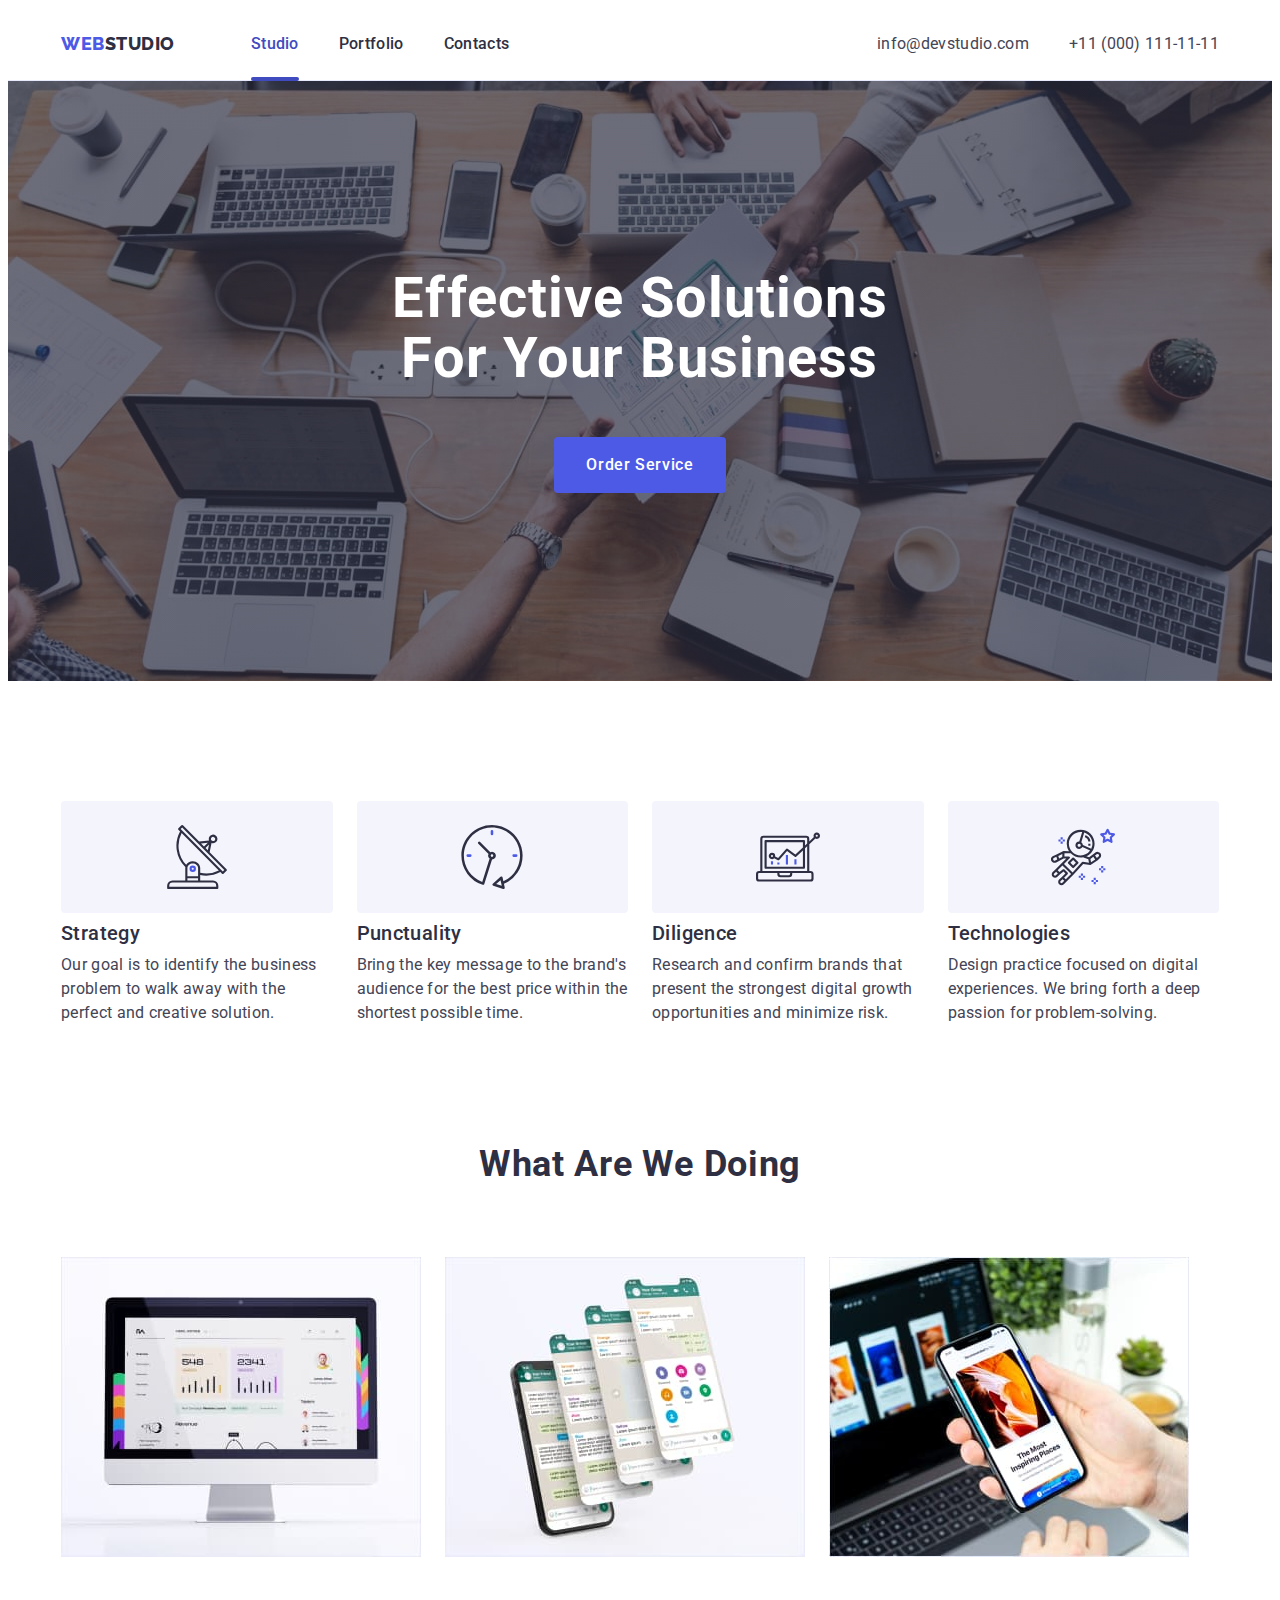
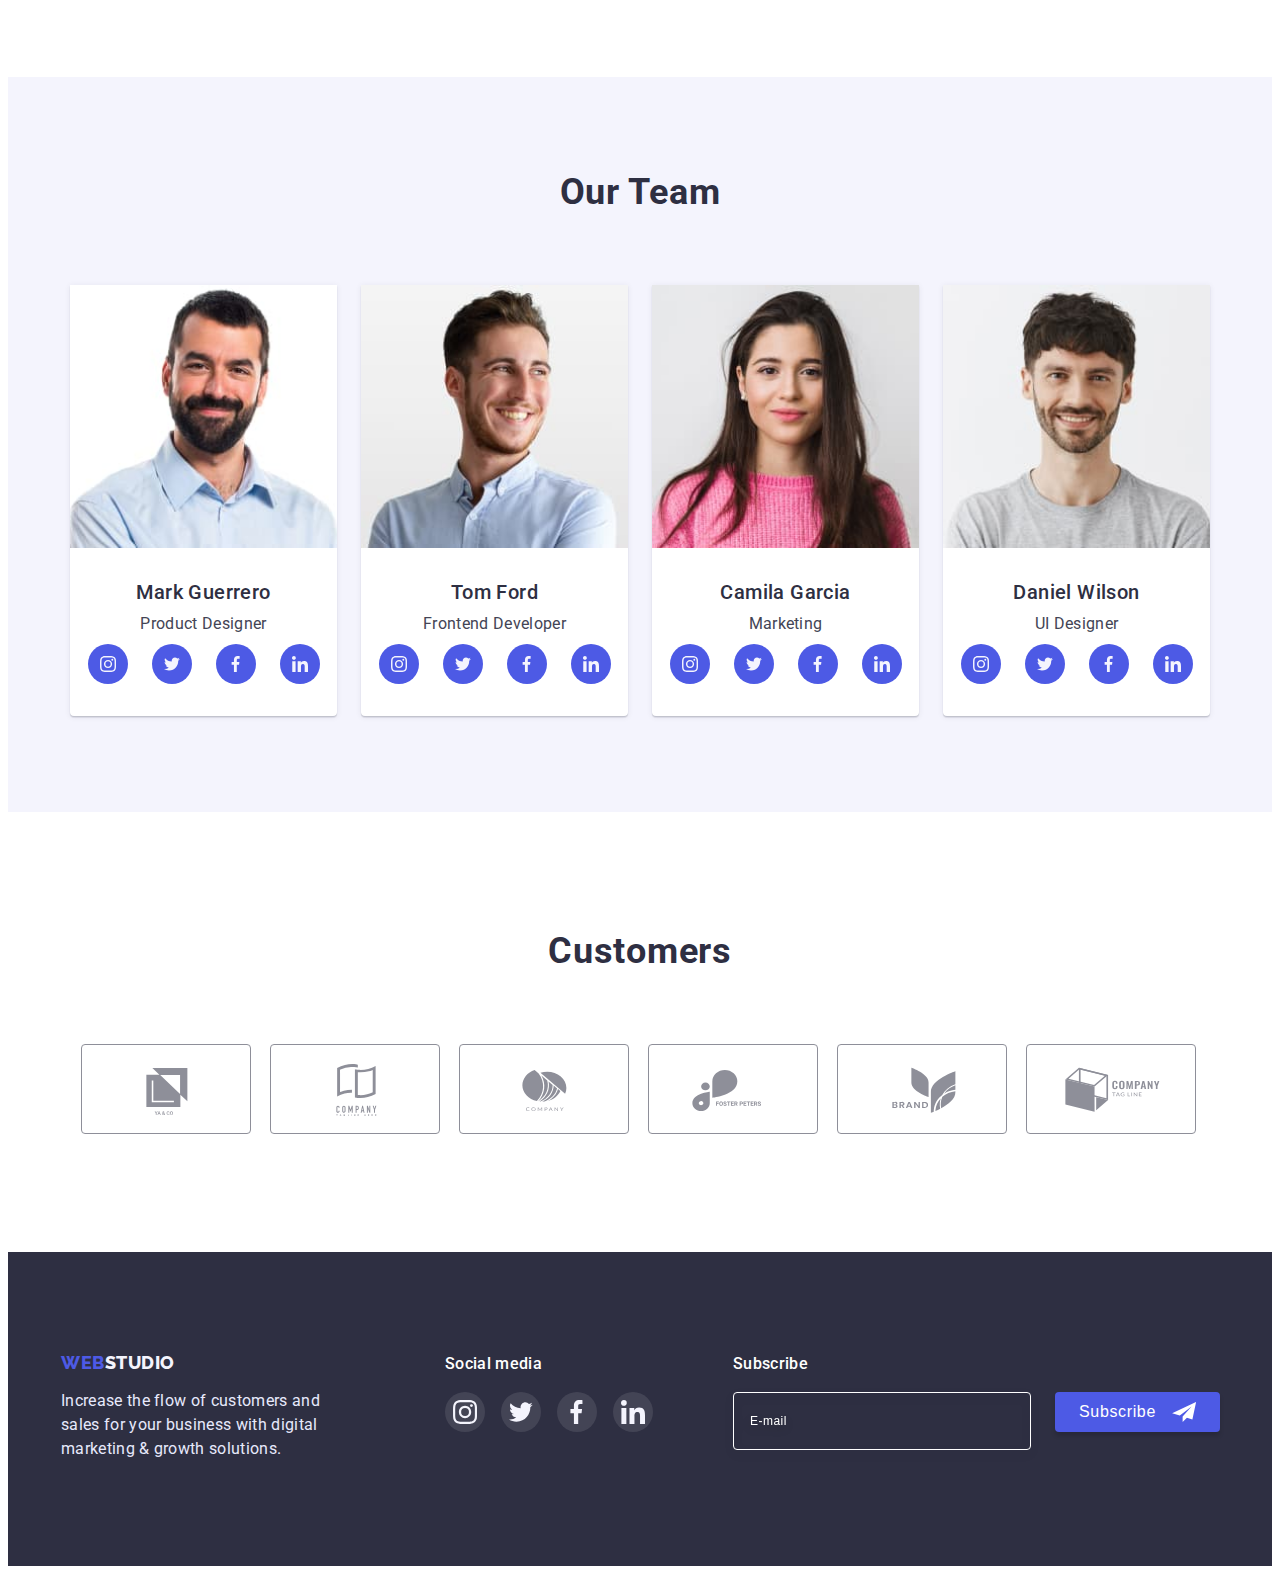
<file: index.html>
<!DOCTYPE html>

<html lang="en">
  <head>
    <meta charset="UTF-8" />
    <meta http-equiv="X-UA-Compatible" content="IE=edge" />
    <meta name="viewport" content="width=device-width, initial-scale=1.0" />
    <title>Studio</title>
    <link rel="preconnect" href="https://fonts.googleapis.com" />
    <link rel="preconnect" href="https://fonts.gstatic.com" crossorigin />
    <link
      href="https://fonts.googleapis.com/css2?family=Raleway:wght@800&family=Roboto:wght@400;500;700;900&display=swap"
      rel="stylesheet"
    />
    <link
      rel="stylesheet"
      href="https://cdnjs.cloudflare.com/ajax/libs/modern-normalize/1.1.0/modern-normalize.min.css"
      integrity="sha512-wpPYUAdjBVSE4KJnH1VR1HeZfpl1ub8YT/NKx4PuQ5NmX2tKuGu6U/JRp5y+Y8XG2tV+wKQpNHVUX03MfMFn9Q=="
      crossorigin="anonymous"
      referrerpolicy="no-referrer"
    />
    <link rel="stylesheet" href="./css/styles.css" />
  </head>
  <body>
    <!--HEADER-->
    <header class="header">
      <div class="container header-container">
        <nav class="header-navigation">
          <a class="header-logo link" href="./index.html">
            Web <span class="header-logo-color">Studio</span>
          </a>
          <ul class="header-list list">
            <li class="header-item">
              <a class="header-link active link" href="./index.html">Studio</a>
            </li>
            <li class="header-item">
              <a class="header-link link" href="./portfolio.html">Portfolio</a>
            </li>
            <li class="header-item">
              <a class="header-link link" href="">Contacts</a>
            </li>
          </ul>
        </nav>

        <button class="mobile-menu-open" type="button" data-menu-open>
          <svg class="mobile-menu-open-icon" width="32" height="22">
            <use href="./images/icons.svg#icon-charm_menu"></use>
          </svg>
        </button>

        <address class="contact">
          <ul class="contact-list list">
            <li class="contact-item">
              <a
                class="header-contact mail link"
                href="mailto:info@devstudio.com"
                >info@devstudio.com</a
              >
            </li>
            <li class="contact-item">
              <a class="header-contact tel link" href="tel:+110001111111"
                >+11 (000) 111-11-11</a
              >
            </li>
          </ul>
        </address>
      </div>

      <div class="mobile-menu is-hidden" data-menu>
        <div class="container mobile-menu-container">
          <div>
            <button class="mobile-menu-close" data-menu-close>
              <svg class="mobile-menu-close-icon" width="8" height="8">
                <use href="./images/icons.svg#icon-close-black"></use>
              </svg>
            </button>

            <ul class="mobile-menu-list list">
              <li class="mobile-menu-item">
                <a class="mobile-menu-link link" href="./index.html">Studio</a>
              </li>
              <li class="mobile-menu-item">
                <a class="mobile-menu-link link" href="./portfolio.html">Portfolio</a
                >
              </li>
              <li class="mobile-menu-item">
                <a class="mobile-menu-link link" href="">Contacts</a>
              </li>
            </ul>
          </div>
          <div>
            <address class="mobile-menu-contact">
              <ul class="mobile-menu-contact-list list">
                <li class="mobile-menu-contact-item">
                  <a class="mobile-menu-tel link" href="tel:+110001111111"
                    >+11 (000) 111-11-11</a
                  >
                </li>
                <li class="mobile-menu-contact-item">
                  <a
                    class="mobile-menu-mail link"
                    href="mailto:info@devstudio.com"
                    >info@devstudio.com</a
                  >
                </li>
              </ul>
            </address>
            <ul class="mobile-menu-soc-list list">
              <li class="mobile-menu-soc-item">
                <a class="mobile-menu-soc-link link" href="">
                  <svg class="mobile-menu-soc-icon" width="24" height="24">
                    <use href="./images/icons.svg#icon-instagram"></use>
                  </svg>
                </a>
              </li>
              <li class="mobile-menu-soc-item">
                <a class="mobile-menu-soc-link link" href="">
                  <svg class="mobile-menu-soc-icon" width="24" height="24">
                    <use href="./images/icons.svg#icon-twitter"></use>
                  </svg>
                </a>
              </li>
              <li class="mobile-menu-soc-item">
                <a class="mobile-menu-soc-link link" href="">
                  <svg class="mobile-menu-soc-icon" width="24" height="24">
                    <use href="./images/icons.svg#icon-facebook"></use>
                  </svg>
                </a>
              </li>
              <li class="mobile-menu-soc-item">
                <a class="mobile-menu-soc-link link" href="">
                  <svg class="mobile-menu-soc-icon" width="24" height="24">
                    <use href="./images/icons.svg#icon-linkedin"></use>
                  </svg>
                </a>
              </li>
            </ul>
          </div>
        </div>
      </div>
    </header>

    <main>
      <!--HERO-->

      <section class="hero">
        <div class="container hero-wrap">
          <h1 class="hero-title">Effective Solutions for Your Business</h1>
          <button class="hero-btn" type="button" data-modal-open>
            Order Service
          </button>
        </div>
      </section>

      <!--ADVANTAGES-->

      <section class="advantages">
        <div class="container">
          <h2 class="visually-hidden">Our advantages</h2>
          <ul class="advantages-list list">
            <li class="advantages-item">
              <div class="advantages-link link">
                <svg class="advantages-icon" width="64" height="64">
                  <use href="./images/icons.svg#icon-antenna"></use>
                </svg>
              </div>
              <h3 class="advantages-subtitle">Strategy</h3>
              <p class="advantages-text">
                Our goal is to identify the business problem to walk away with
                the perfect and creative solution.
              </p>
            </li>
            <li class="advantages-item">
              <div class="advantages-link link">
                <svg class="advantages-icon" width="64" height="64">
                  <use href="./images/icons.svg#icon-clock"></use>
                </svg>
              </div>
              <h3 class="advantages-subtitle">Punctuality</h3>
              <p class="advantages-text">
                Bring the key message to the brand's audience for the best price
                within the shortest possible time.
              </p>
            </li>
            <li class="advantages-item">
              <div class="advantages-link link">
                <svg class="advantages-icon" width="64" height="64">
                  <use href="./images/icons.svg#icon-diagram"></use>
                </svg>
              </div>
              <h3 class="advantages-subtitle">Diligence</h3>
              <p class="advantages-text">
                Research and confirm brands that present the strongest digital
                growth opportunities and minimize risk.
              </p>
            </li>
            <li class="advantages-item">
              <div class="advantages-link link">
                <svg class="advantages-icon" width="64" height="64">
                  <use href="./images/icons.svg#icon-astronaut"></use>
                </svg>
              </div>
              <h3 class="advantages-subtitle">Technologies</h3>
              <p class="advantages-text">
                Design practice focused on digital experiences. We bring forth a
                deep passion for problem-solving.
              </p>
            </li>
          </ul>
        </div>
      </section>

      <!--WHAT ARE WE DOING-->

      <section class="examples">
        <div class="container">
          <h2 class="examples-title">What are we doing</h2>
          <ul class="examples-list list">
            <li class="examples-item">
              <img
                src="./images/what-are-we-doing/desktop.jpg"
                alt="Desktop"
                srcset="
                ./images/what-are-we-doing/desktop-des-x1.jpg 1x,
                ./images/what-are-we-doing/desktop-des-x2.jpg 2x
                "
                width="360"
                height="300"
              />
            </li>
            <li class="examples-item">
              <img
                src="./images/what-are-we-doing/messenger.jpg"
                alt="Messenger"
                srcset="
                ./images/what-are-we-doing/messenger-des-x1.jpg 1x,
                ./images/what-are-we-doing/messenger-des-x2.jpg 2x
                "
                width="360"
                height="300"
              />
            </li>
            <li class="examples-item">
              <img
                src="./images/what-are-we-doing/site.jpg"
                alt="Site"
                srcset="
                ./images/what-are-we-doing/site-des-x1.jpg 1x,
                ./images/what-are-we-doing/site-des-x2.jpg 2x
                "
                width="360"
                height="300"
              />
            </li>
          </ul>
        </div>
      </section>

      <!--OUR TEAM-->

      <section class="team">
        <div class="container">
          <h2 class="team-title">Our Team</h2>
          <ul class="team-list list">
            <li class="team-item">
              <img
                src="./images/our-team/mark-guerrero.jpg"
                alt="Mark Guerrero"
                srcset="
                ./images/our-team/mark-guerrero-des-x1.jpg 1x,
                ./images/our-team/mark-guerrero-des-x2.jpg 2x
                "
                width="264"
                height="260"
              />
              <div class="profile">
                <h3 class="team-subtitle">Mark Guerrero</h3>
                <p class="team-text">Product Designer</p>
                <ul class="team-soc-list list">
                  <li class="team-soc-item">
                    <a href="" class="team-soc-link link">
                      <svg class="team-soc-icon" width="16" height="16">
                        <use href="./images/icons.svg#icon-instagram"></use>
                      </svg>
                    </a>
                  </li>
                  <li class="team-soc-item">
                    <a href="" class="team-soc-link link">
                      <svg class="team-soc-icon" width="16" height="16">
                        <use href="./images/icons.svg#icon-twitter"></use>
                      </svg>
                    </a>
                  </li>
                  <li class="team-soc-item">
                    <a href="" class="team-soc-link link">
                      <svg class="team-soc-icon" width="16" height="16">
                        <use href="./images/icons.svg#icon-facebook"></use>
                      </svg>
                    </a>
                  </li>
                  <li class="team-soc-item">
                    <a href="" class="team-soc-link link">
                      <svg class="team-soc-icon" width="16" height="16">
                        <use href="./images/icons.svg#icon-linkedin"></use>
                      </svg>
                    </a>
                  </li>
                </ul>
              </div>
            </li>
            <li class="team-item">
              <img
                src="./images/our-team/tom-ford.jpg"
                alt="Tom Ford"
                srcset="
                ./images/our-team/tom-ford-des-x1.jpg 1x,
                ./images/our-team/tom-ford-des-x2.jpg 2x
                "
                width="264"
                height="260"
              />
              <div class="profile">
                <h3 class="team-subtitle">Tom Ford</h3>
                <p class="team-text">Frontend Developer</p>
                <ul class="team-soc-list list">
                  <li class="team-soc-item">
                    <a href="" class="team-soc-link link">
                      <svg class="team-soc-icon" width="16" height="16">
                        <use href="./images/icons.svg#icon-instagram"></use>
                      </svg>
                    </a>
                  </li>
                  <li class="team-soc-item">
                    <a href="" class="team-soc-link link">
                      <svg class="team-soc-icon" width="16" height="16">
                        <use href="./images/icons.svg#icon-twitter"></use>
                      </svg>
                    </a>
                  </li>
                  <li class="team-soc-item">
                    <a href="" class="team-soc-link link">
                      <svg class="team-soc-icon" width="16" height="16">
                        <use href="./images/icons.svg#icon-facebook"></use>
                      </svg>
                    </a>
                  </li>
                  <li class="team-soc-item">
                    <a href="" class="team-soc-link link">
                      <svg class="team-soc-icon" width="16" height="16">
                        <use href="./images/icons.svg#icon-linkedin"></use>
                      </svg>
                    </a>
                  </li>
                </ul>
              </div>
            </li>
            <li class="team-item">
              <img
                src="./images/our-team/camila-garcia.jpg"
                alt="Camila Garcia"
                srcset="
                ./images/our-team/camila-garcia-des-x1.jpg 1x,
                ./images/our-team/camila-garcia-des-x2.jpg 2x
                "
                width="264"
                height="260"
              />
              <div class="profile">
                <h3 class="team-subtitle">Camila Garcia</h3>
                <p class="team-text">Marketing</p>
                <ul class="team-soc-list list">
                  <li class="team-soc-item">
                    <a href="" class="team-soc-link link">
                      <svg class="team-soc-icon" width="16" height="16">
                        <use href="./images/icons.svg#icon-instagram"></use>
                      </svg>
                    </a>
                  </li>
                  <li class="team-soc-item">
                    <a href="" class="team-soc-link link">
                      <svg class="team-soc-icon" width="16" height="16">
                        <use href="./images/icons.svg#icon-twitter"></use>
                      </svg>
                    </a>
                  </li>
                  <li class="team-soc-item">
                    <a href="" class="team-soc-link link">
                      <svg class="team-soc-icon" width="16" height="16">
                        <use href="./images/icons.svg#icon-facebook"></use>
                      </svg>
                    </a>
                  </li>
                  <li class="team-soc-item">
                    <a href="" class="team-soc-link link">
                      <svg class="team-soc-icon" width="16" height="16">
                        <use href="./images/icons.svg#icon-linkedin"></use>
                      </svg>
                    </a>
                  </li>
                </ul>
              </div>
            </li>
            <li class="team-item">
              <img
                src="./images/our-team/daniel-wilson.jpg"
                alt="Daniel Wilson"
                srcset="
                ./images/our-team/daniel-wilson-des-x1.jpg 1x,
                ./images/our-team/daniel-wilson-des-x2.jpg 2x
                "
                width="264"
                height="260"
              />
              <div class="profile">
                <h3 class="team-subtitle">Daniel Wilson</h3>
                <p class="team-text">UI Designer</p>
                <ul class="team-soc-list list">
                  <li class="team-soc-item">
                    <a href="" class="team-soc-link link">
                      <svg class="team-soc-icon" width="16" height="16">
                        <use href="./images/icons.svg#icon-instagram"></use>
                      </svg>
                    </a>
                  </li>
                  <li class="team-soc-item">
                    <a href="" class="team-soc-link link">
                      <svg class="team-soc-icon" width="16" height="16">
                        <use href="./images/icons.svg#icon-twitter"></use>
                      </svg>
                    </a>
                  </li>
                  <li class="team-soc-item">
                    <a href="" class="team-soc-link link">
                      <svg class="team-soc-icon" width="16" height="16">
                        <use href="./images/icons.svg#icon-facebook"></use>
                      </svg>
                    </a>
                  </li>
                  <li class="team-soc-item">
                    <a href="" class="team-soc-link link">
                      <svg class="team-soc-icon" width="16" height="16">
                        <use href="./images/icons.svg#icon-linkedin"></use>
                      </svg>
                    </a>
                  </li>
                </ul>
              </div>
            </li>
          </ul>
        </div>
      </section>

      <!--COSTUMERS-->

      <section class="customers">
        <div class="container">
          <h2 class="customers-title">Customers</h2>
          <ul class="customers-list list">
            <li class="customers-item">
              <a class="customers-link link" href="">
                <svg class="customers-icon" width="104" height="56">
                  <use href="./images/icons.svg#icon-tagline"></use>
                </svg>
              </a>
            </li>
            <li class="customers-item">
              <a class="customers-link link" href="">
                <svg class="customers-icon" width="104" height="56">
                  <use href="./images/icons.svg#icon-ya-co"></use>
                </svg>
              </a>
            </li>
            <li class="customers-item">
              <a class="customers-link link" href="">
                <svg class="customers-icon" width="104" height="56">
                  <use href="./images/icons.svg#icon-company"></use>
                </svg>
              </a>
            </li>
            <li class="customers-item">
              <a class="customers-link link" href="">
                <svg class="customers-icon" width="104" height="56">
                  <use href="./images/icons.svg#icon-foster"></use>
                </svg>
              </a>
            </li>
            <li class="customers-item">
              <a class="customers-link link" href="">
                <svg class="customers-icon" width="104" height="56">
                  <use href="./images/icons.svg#icon-brand"></use>
                </svg>
              </a>
            </li>
            <li class="customers-item">
              <a class="customers-link link" href="">
                <svg class="customers-icon" width="104" height="56">
                  <use href="./images/icons.svg#icon-object"></use>
                </svg>
              </a>
            </li>
          </ul>
        </div>
      </section>
    </main>

    <!--FOOTER-->

    <footer class="footer">
      <div class="container footer-wrap">
        <div class="footer-logo-wrap">
          <a class="footer-logo link" href="./index.html"
            >Web <span class="footer-logo-color">Studio</span></a
          >
          <p class="footer-text">
            Increase the flow of customers and sales for your business with
            digital marketing & growth solutions.
          </p>
        </div>
        <div class="footer-soc">
          <p class="footer-soc-title">Social media</p>
          <ul class="footer-soc-list list">
            <li class="footer-soc-item">
              <a class="footer-soc-link link" href="">
                <svg class="footer-soc-icon" width="24" height="24">
                  <use href="./images/icons.svg#icon-instagram"></use>
                </svg>
              </a>
            </li>
            <li class="footer-soc-item">
              <a class="footer-soc-link link" href="">
                <svg class="footer-soc-icon" width="24" height="24">
                  <use href="./images/icons.svg#icon-twitter"></use>
                </svg>
              </a>
            </li>
            <li class="footer-soc-item">
              <a class="footer-soc-link link" href="">
                <svg class="footer-soc-icon" width="24" height="24">
                  <use href="./images/icons.svg#icon-facebook"></use>
                </svg>
              </a>
            </li>
            <li class="footer-soc-item">
              <a class="footer-soc-link link" href="">
                <svg class="footer-soc-icon" width="24" height="24">
                  <use href="./images/icons.svg#icon-linkedin"></use>
                </svg>
              </a>
            </li>
          </ul>
        </div>
        <div class="footer-subscribe">
          <p class="subscribe-title">Subscribe</p>
          <form class="subscribe-form">
            <input
              class="subscribe-input"
              id="subscribe-email"
              name="subscribe-email"
              type="email"
              placeholder="E-mail"
            />
            <button class="subscribe-btn" type="submit">
              Subscribe<svg class="subscribe-icon" width="24" height="20">
                <use href="./images/icons.svg#icon-send"></use>
              </svg>
            </button>
          </form>
        </div>
      </div>
    </footer>

    <!--MOGAL-->

    <div class="backdrop is-hidden" data-modal>
        <div class="modal">
            <button class="modal-close" type="button" data-modal-close>
                <svg class="modal-close-icon" width="8" height="8">
                    <use href="./images/icons.svg#icon-close-black"></use>
                </svg>
            </button>
            <p class="modal-title">Leave your contacts and we will call you back</p>
            <form action="modal-form">
                <div class="modal-field">
                <label class="input-text" for="user-name">Name</label>
                  <div class="input-wrap">
                    <input 
                    class="modal-input" 
                    id="user-name"
                    name="user-name" 
                    type="text" 
                    />
                    <svg class="modal-icon"  width="12" height="12">
                        <use href="./images/icons.svg#icon-person"></use>
                    </svg>
                    </div>
                  </div>
                <div class="modal-field">
                <label class="input-text" for="user-phone">Phone</label>
                  <div class="input-wrap">
                    <input 
                    class="modal-input" 
                    id="user-phone"
                    name="user-phone" 
                    type="tel" 
                    />
                    <svg class="modal-icon"  width="12" height="12">
                        <use href="./images/icons.svg#icon-phone"></use>
                    </svg>
                  </div>
                </div>
                <div class="modal-field">
                <label class="input-text" for="user-email">Email</label>
                  <div class="input-wrap">
                    <input 
                    class="modal-input" 
                    id="user-email"
                    name="user-email" 
                    type="email" 
                    />
                    <svg class="modal-icon" width="12" height="12">
                        <use href="./images/icons.svg#icon-email"></use>
                    </svg>
                </div>
                </div>
                <div class="modal-field">
                    <label class="input-text" for="user-text">Comment</label>
                    <textarea 
                    class="modal-textarea"
                    name="user-text" 
                    id="user-text" 
                    cols="30" 
                    rows="10"
                    placeholder="Text input"
                    ></textarea>
                </div>
                <div class="modal-field">
                    <input 
                    id="input-check" 
                    type="checkbox" 
                    class="input-check visually-hidden" 
                    name="user-check"
                    value="true">
                    <label class="check-text" for="input-check">
                        <span>
                            <svg class="check-icon" width="10" height="8">
                                <use href="./images/icons.svg#icon-check"></use>
                            </svg>
                        </span>
                        I accept the terms and conditions of the <a class="check-link" href="">Privacy Policy</a></label>
                </div>
                <button class="modal-botton" type="submit">Send</button>
            </form>

        </div>
    </div>
    <script src="./js/modal.js"></script> 
    <script defer src="./js/mobile-menu.js"></script>
  </body>
</html>
</file>
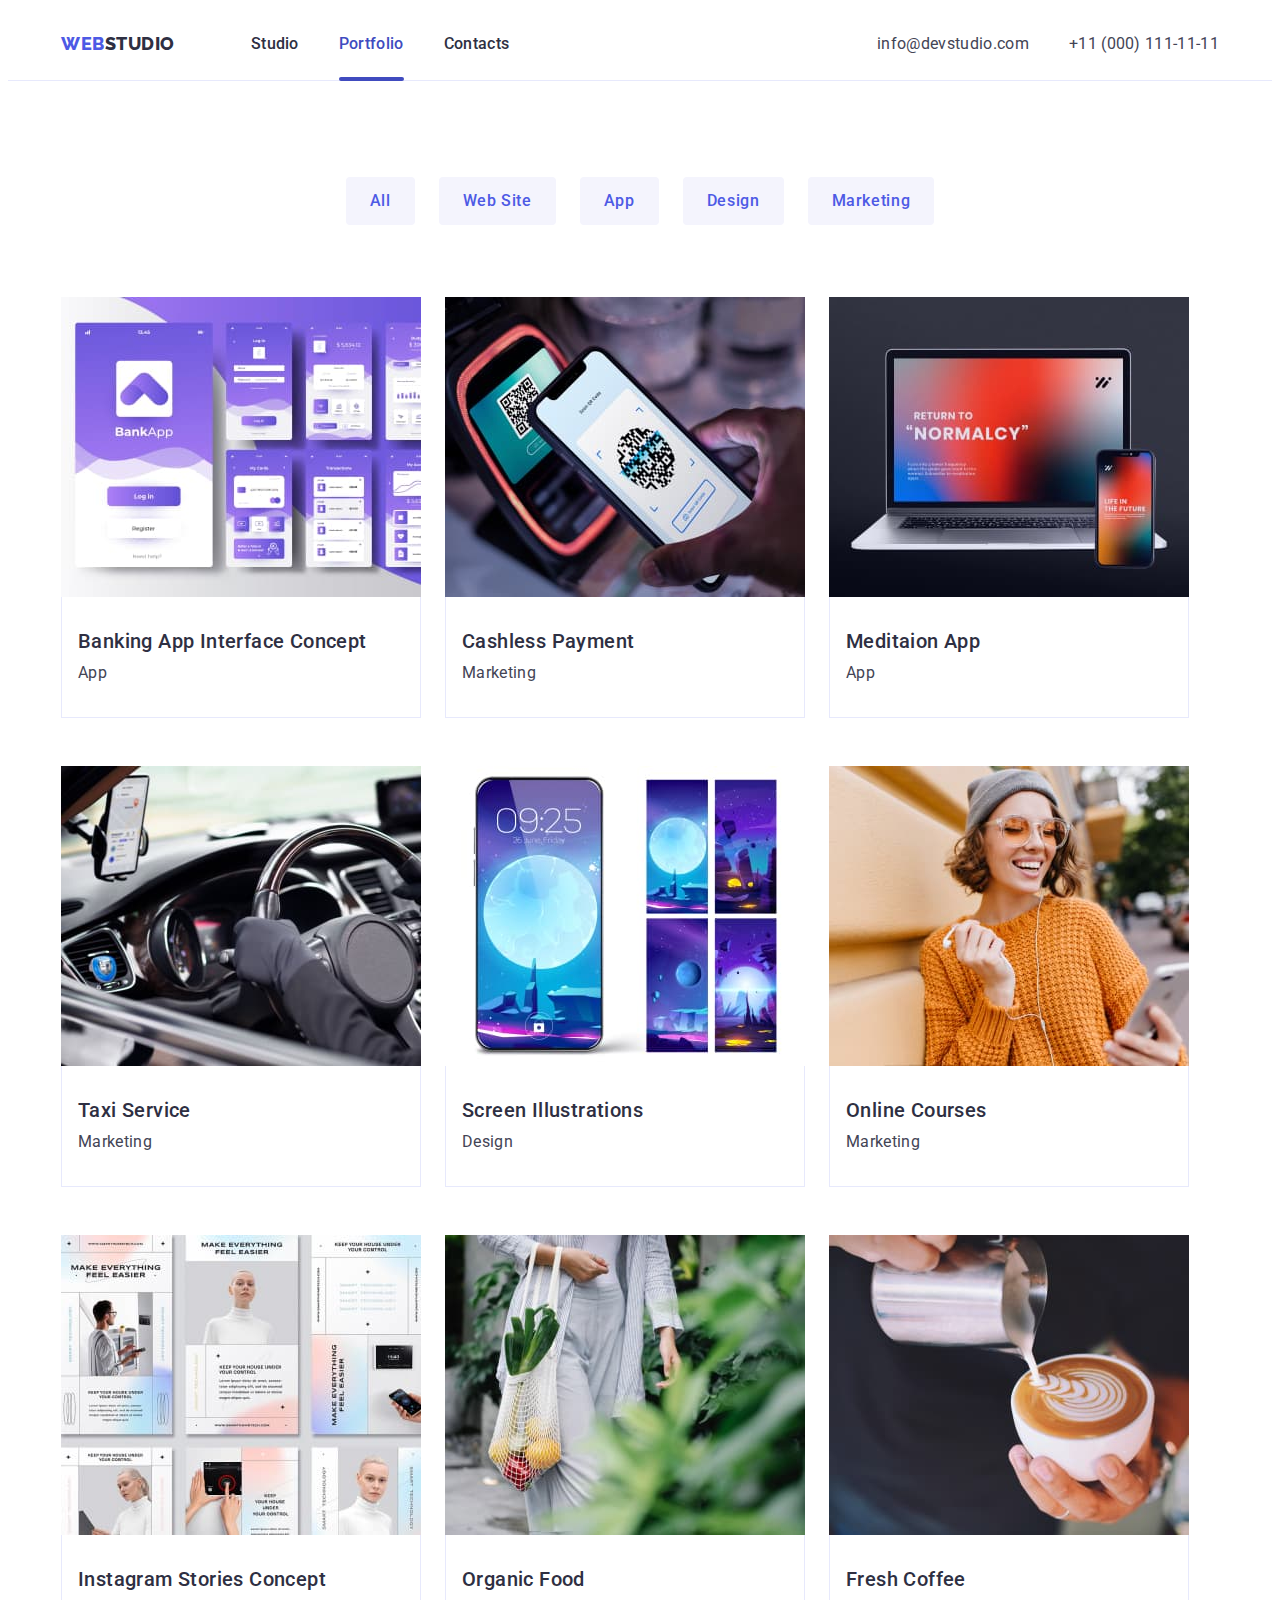
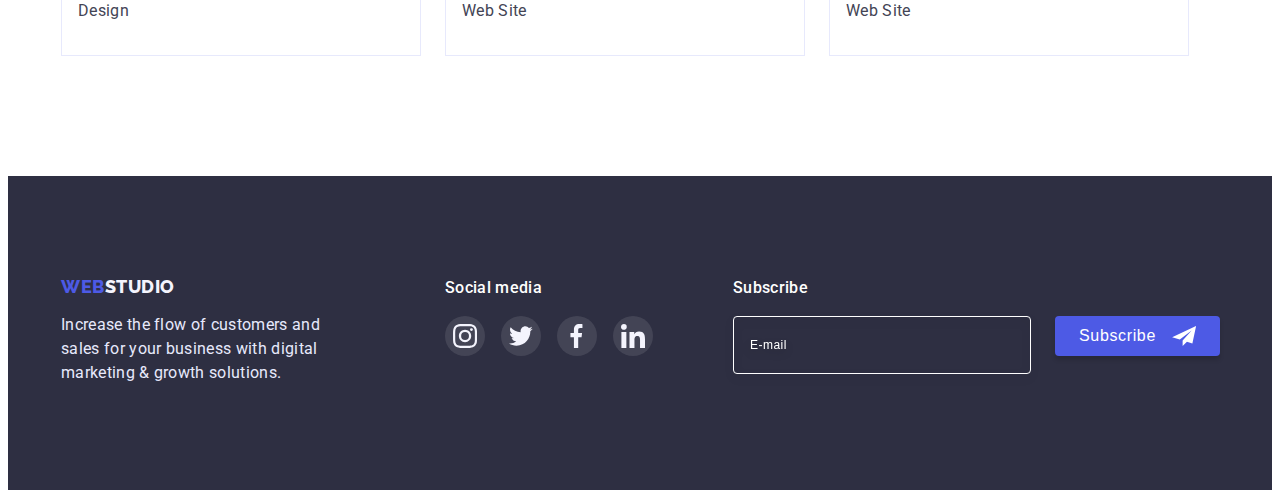
<file: portfolio.html>
<!DOCTYPE html>

<html lang="en">
<head>
    <meta charset="UTF-8">
    <meta http-equiv="X-UA-Compatible" content="IE=edge">
    <meta name="viewport" content="width=device-width, initial-scale=1.0">
    <title>Studio</title>
    <link rel="preconnect" href="https://fonts.googleapis.com">
    <link rel="preconnect" href="https://fonts.gstatic.com" crossorigin>
    <link href="https://fonts.googleapis.com/css2?family=Raleway:wght@800&family=Roboto:wght@400;500;700;900&display=swap" rel="stylesheet">
    <link rel="stylesheet" href="https://cdnjs.cloudflare.com/ajax/libs/modern-normalize/1.1.0/modern-normalize.min.css" integrity="sha512-wpPYUAdjBVSE4KJnH1VR1HeZfpl1ub8YT/NKx4PuQ5NmX2tKuGu6U/JRp5y+Y8XG2tV+wKQpNHVUX03MfMFn9Q==" crossorigin="anonymous" referrerpolicy="no-referrer" />
    <link rel="stylesheet" href="./css/styles.css">
</head>
<body>

  <!--HEADER--> 
  <header class="header">
    <div class="container header-container">
      <nav class="header-navigation">
        <a class="header-logo link" href="./index.html">
          Web <span class="header-logo-color">Studio</span>
        </a>
        <ul class="header-list list">
          <li class="header-item">
            <a class="header-link link" href="./index.html">Studio</a>
          </li>
          <li class="header-item">
            <a class="header-link active link" href="./portfolio.html">Portfolio</a>
          </li>
          <li class="header-item">
            <a class="header-link link" href="">Contacts</a>
          </li>
        </ul>
      </nav>

      <button class="mobile-menu-open" type="button" data-menu-open>
        <svg class="mobile-menu-open-icon" width="32" height="22">
          <use href="./images/icons.svg#icon-charm_menu"></use>
        </svg>
      </button>

      <address class="contact">
        <ul class="contact-list list">
          <li class="contact-item">
            <a
              class="header-contact mail link"
              href="mailto:info@devstudio.com"
              >info@devstudio.com</a
            >
          </li>
          <li class="contact-item">
            <a class="header-contact tel link" href="tel:+110001111111"
              >+11 (000) 111-11-11</a
            >
          </li>
        </ul>
      </address>
    </div>

    <div class="mobile-menu is-hidden" data-menu>
      <div class="container mobile-menu-container">
        <div>
          <button class="mobile-menu-close" data-menu-close>
            <svg class="mobile-menu-close-icon" width="8" height="8">
              <use href="./images/icons.svg#icon-close-black"></use>
            </svg>
          </button>

          <ul class="mobile-menu-list list">
            <li class="mobile-menu-item">
              <a class="mobile-menu-link link" href="./index.html">Studio</a>
            </li>
            <li class="mobile-menu-item">
              <a class="mobile-menu-link link" href="./portfolio.html">Portfolio</a
              >
            </li>
            <li class="mobile-menu-item">
              <a class="mobile-menu-link link" href="">Contacts</a>
            </li>
          </ul>
        </div>
        <div>
          <address class="mobile-menu-contact">
            <ul class="mobile-menu-contact-list list">
              <li class="mobile-menu-contact-item">
                <a class="mobile-menu-tel link" href="tel:+110001111111"
                  >+11 (000) 111-11-11</a
                >
              </li>
              <li class="mobile-menu-contact-item">
                <a
                  class="mobile-menu-mail link"
                  href="mailto:info@devstudio.com"
                  >info@devstudio.com</a
                >
              </li>
            </ul>
          </address>
          <ul class="mobile-menu-soc-list list">
            <li class="mobile-menu-soc-item">
              <a class="mobile-menu-soc-link link" href="">
                <svg class="mobile-menu-soc-icon" width="24" height="24">
                  <use href="./images/icons.svg#icon-instagram"></use>
                </svg>
              </a>
            </li>
            <li class="mobile-menu-soc-item">
              <a class="mobile-menu-soc-link link" href="">
                <svg class="mobile-menu-soc-icon" width="24" height="24">
                  <use href="./images/icons.svg#icon-twitter"></use>
                </svg>
              </a>
            </li>
            <li class="mobile-menu-soc-item">
              <a class="mobile-menu-soc-link link" href="">
                <svg class="mobile-menu-soc-icon" width="24" height="24">
                  <use href="./images/icons.svg#icon-facebook"></use>
                </svg>
              </a>
            </li>
            <li class="mobile-menu-soc-item">
              <a class="mobile-menu-soc-link link" href="">
                <svg class="mobile-menu-soc-icon" width="24" height="24">
                  <use href="./images/icons.svg#icon-linkedin"></use>
                </svg>
              </a>
            </li>
          </ul>
        </div>
      </div>
    </div>
  </header>

<main>

 <!--PORTFOLIO--> 

        <section class="portfolio">
            <div class="container">
            <h1 class="visually-hidden">Portfolio of studio</h1>
            <ul class="menu-list list">
                <li class="menu-item">
                    <button class="menu-btn" type="button">All</button>
                </li>
                <li class="menu-item">
                    <button class="menu-btn" type="button">Web Site</button>
                </li>
                <li class="menu-item">
                    <button class="menu-btn" type="button">App</button>
                </li>
                <li class="menu-item">
                    <button class="menu-btn" type="button">Design</button>
                </li>
                <li class="menu-item">
                    <button class="menu-btn" type="button">Marketing</button>
                </li>
            </ul>

            <h2 class="visually-hidden">Portfolio</h2>
            <ul class="portfolio-list list">
                <li class="portfolio-item">
                    <div class="portfolio-top-wrap">
                    <img src="./images/portfolio/banking-app-interface-concept.jpg" alt="Banking app interface concept" width="360" height="300">
                    <p class="portfolio-top-text">14 Stylish and User-Friendly App Design Concepts · Task Manager App · Calorie Tracker App · Exotic Fruit Ecommerce App · Cloud Storage App</p>
                    </div>
                    <div class="portfolio-border">
                    <h3 class="portfolio-subtitle">Banking App Interface Concept</h3>
                    <p class="portfolio-text">App</p>
                    </div>
                </li>
                <li class="portfolio-item">
                    <div class="portfolio-top-wrap">
                    <img src="./images/portfolio/cashless-payment.jpg" alt="Cashless payment" width="360" height="300">
                    <p class="portfolio-top-text">14 Stylish and User-Friendly App Design Concepts · Task Manager App · Calorie Tracker App · Exotic Fruit Ecommerce App · Cloud Storage App</p>
                    </div>
                    <div class="portfolio-border">
                    <h3 class="portfolio-subtitle">Cashless Payment</h3>
                    <p class="portfolio-text">Marketing</p>
                    </div>
                </li>
                <li class="portfolio-item">
                    <div class="portfolio-top-wrap">
                    <img src="./images/portfolio/meditaion-app.jpg" alt="Meditaion app" width="360" height="300">
                    <p class="portfolio-top-text">14 Stylish and User-Friendly App Design Concepts · Task Manager App · Calorie Tracker App · Exotic Fruit Ecommerce App · Cloud Storage App</p>
                    </div>
                    <div class="portfolio-border">
                    <h3 class="portfolio-subtitle">Meditaion App</h3>
                    <p class="portfolio-text">App</p>
                    </div>
                </li>
                <li class="portfolio-item">
                    <div class="portfolio-top-wrap">
                    <img src="./images/portfolio/taxi-service.jpg" alt="Taxi service" width="360" height="300">
                    <p class="portfolio-top-text">14 Stylish and User-Friendly App Design Concepts · Task Manager App · Calorie Tracker App · Exotic Fruit Ecommerce App · Cloud Storage App</p>
                    </div>
                    <div class="portfolio-border">
                    <h3 class="portfolio-subtitle">Taxi Service</h3>
                    <p class="portfolio-text">Marketing</p>
                    </div>
                </li>
                <li class="portfolio-item">
                    <div class="portfolio-top-wrap">
                    <img src="./images/portfolio/screen-illustrations.jpg" alt="Screen illustrations" width="360" height="300">
                    <p class="portfolio-top-text">14 Stylish and User-Friendly App Design Concepts · Task Manager App · Calorie Tracker App · Exotic Fruit Ecommerce App · Cloud Storage App</p>
                    </div>
                    <div class="portfolio-border">
                    <h3 class="portfolio-subtitle">Screen Illustrations</h3>
                    <p class="portfolio-text">Design</p>
                    </div>
                </li>
                <li class="portfolio-item">
                    <div class="portfolio-top-wrap">
                    <img src="./images/portfolio/online-courses.jpg" alt="Online courses" width="360" height="300">
                    <p class="portfolio-top-text">14 Stylish and User-Friendly App Design Concepts · Task Manager App · Calorie Tracker App · Exotic Fruit Ecommerce App · Cloud Storage App</p>
                    </div>
                    <div class="portfolio-border">
                    <h3 class="portfolio-subtitle">Online Courses</h3>
                    <p class="portfolio-text">Marketing</p>
                    </div>
                </li>
                <li class="portfolio-item">
                    <div class="portfolio-top-wrap">
                    <img src="./images/portfolio/instagram-stories-concept.jpg" alt="Instagram stories-concept" width="360" height="300">
                    <p class="portfolio-top-text">14 Stylish and User-Friendly App Design Concepts · Task Manager App · Calorie Tracker App · Exotic Fruit Ecommerce App · Cloud Storage App</p>
                    </div>
                    <div class="portfolio-border">
                    <h3 class="portfolio-subtitle">Instagram Stories Concept</h3>
                    <p class="portfolio-text">Design</p>
                    </div>
                </li>
                <li class="portfolio-item">
                    <div class="portfolio-top-wrap">
                    <img src="./images/portfolio/organic-food.jpg" alt="Organic food" width="360" height="300">
                    <p class="portfolio-top-text">14 Stylish and User-Friendly App Design Concepts · Task Manager App · Calorie Tracker App · Exotic Fruit Ecommerce App · Cloud Storage App</p>
                    </div>
                    <div class="portfolio-border">
                    <h3 class="portfolio-subtitle">Organic Food</h3>
                    <p class="portfolio-text">Web Site</p>
                    </div>
                </li>
                <li class="portfolio-item">
                    <div class="portfolio-top-wrap">
                    <img src="./images/portfolio/fresh-coffee.jpg" alt="Fresh coffee" width="360" height="300">
                    <p class="portfolio-top-text">14 Stylish and User-Friendly App Design Concepts · Task Manager App · Calorie Tracker App · Exotic Fruit Ecommerce App · Cloud Storage App</p>
                    </div>
                    <div class="portfolio-border">
                    <h3 class="portfolio-subtitle">Fresh Coffee</h3>
                    <p class="portfolio-text">Web Site</p>
                    </div>
                </li>
            </ul>
        </div>
        </section> 
    </main>

  <!--FOOTER-->
  
  <footer class="footer">
    <div class="container footer-wrap">
    <div class="footer-logo-wrap">
    <a class="footer-logo link" href="./index.html">Web <span class="footer-logo-color">Studio</span></a>
    <p class="footer-text">Increase the flow of customers and sales for your business with digital marketing & growth solutions.</p>
    </div>
    <div class="footer-soc">
    <p class="footer-soc-title">Social media</p>
    <ul class="footer-soc-list list">
        <li class="footer-soc-item">
            <a class="footer-soc-link link" href="">
            <svg class="footer-soc-icon" width="24" height="24">
                <use href="./images/icons.svg#icon-instagram"></use>
            </svg>
            </a>
        </li>
        <li class="footer-soc-item">
            <a class="footer-soc-link link" href="">
            <svg class="footer-soc-icon" width="24" height="24">
                <use href="./images/icons.svg#icon-twitter"></use>
            </svg>
            </a>
        </li>
        <li class="footer-soc-item">
            <a class="footer-soc-link link" href="">
            <svg class="footer-soc-icon" width="24" height="24">
                <use href="./images/icons.svg#icon-facebook"></use>
            </svg>
            </a>
        </li>
        <li class="footer-soc-item">
            <a class="footer-soc-link link" href="">
            <svg class="footer-soc-icon" width="24" height="24">
                <use href="./images/icons.svg#icon-linkedin"></use>
            </svg>
            </a>
        </li>
    </ul>
    </div>
    <div class="footer-subscribe">
        <p class="subscribe-title">Subscribe</p>
            <form class="subscribe-form">
                <input 
                class="subscribe-input"
                id="user-email"
                name="user-email"
                type="email"
                placeholder="E-mail"
                />
                <button class="subscribe-btn" type="submit">Subscribe<svg class="subscribe-icon"  width="24" height="20">
                    <use href="./images/icons.svg#icon-send"></use>
                </svg></button>
            </form>
        </div>
        </div>
</footer>
<script defer src="./js/mobile-menu.js"></script>
</body>
</html>
</file>
<file: css/styles.css>
:root {
    --primery-font:  'Roboto', sans-serif; 
    --secondary-font:  'Raleway', sans-serif;
    --primery-text-color: #2E2F42; /* NAVY BLUE */
    --secondary-text-color: #434455; /* SLATE */
    --tertiary-text-color: #4D5AE5; /* IRIS */
    --accent-color: #FFFFFF;
    --primery-link-color: #404BBF;
    --backgrounds-color: #F4F4FD;
    --cornflower-color: #E7E9FC;
    --backgrounds-accent-color: #31D0AA;
}

p, h1, h2, h3, h4, h5, h6 {
    margin: 0;
}

ul {
    margin: 0;
    padding-left: 0;
}

img {
    display: block;
    width: 100%;
    height: auto;
}

body {
    font-family: var(--primery-font);
    color: var(--primery-text-color);
    background-color: var(--accent-color);
}

.list {
    list-style: none;
} 

.link {
    text-decoration: none;
}

.no-scroll {
    overflow: hidden;
}

.container {
    padding-left: 15px;
    padding-right: 15px;
}

.header-container {
    display: flex;
    align-items: center;
    justify-content: space-between;
}

.header {
    border-bottom: 1px solid var(--cornflower-color);
}

.header-logo {
    font-family: var(--secondary-font);
    font-weight: 800;
    font-size: 18px;
    line-height: 1.33;
    display: flex;
    align-items: center;
    letter-spacing: 0.03em;
    text-transform: uppercase;
    color: var(--tertiary-text-color);
    margin-right: 76px;
    padding-top: 24px;
    padding-bottom: 24px;
}

.header-logo-color {
    color: var(--primery-text-color);
}

.mobile-menu-soc-list {
    display: flex;
    gap: 24px;
}

.mobile-menu-tel {
    font-style: normal;
    font-weight: 700;
    font-size: 26px;
    line-height: 1.11;
    letter-spacing: 0.02em;
    text-transform: capitalize;
    color: #4D5AE5;
}

.hero {
    background: var(--primery-text-color);
    padding: 112px 0;
    background-image: linear-gradient(
        rgba(46, 47, 66, 0.7),
        rgba(46, 47, 66, 0.7)
        ),
    url(../images/hero-bg/hero-bg-mob-1x.jpg);
    background-repeat: no-repeat;
    background-position: center;
    background-size: cover;
    margin: 0 auto;
}

@media (min-device-pixel-ratio: 2),
  (min-resolution: 192dpi),
  (min-resolution: 2dppx) {
  .hero {
    background-image: linear-gradient(
        rgba(46, 47, 66, 0.7),
        rgba(46, 47, 66, 0.7)
        ), url(../images/hero-bg/hero-bg-mob-2x.jpg);
  }
}

.hero-title {
    max-width: 320px;
    font-weight: 700;
    font-size: 32px;
    line-height: 1.11;
    text-align: center;
    margin-left: auto;
    margin-right: auto;
    letter-spacing: 0.02em;
    text-transform: capitalize;
    color: #FFFFFF;
    margin-bottom: 72px;
}

.hero-btn {
    font-family: var(--primery-font);
    font-weight: 500;
    font-size: 16px;
    line-height: 1.5;
    display: flex;
    align-items: center;
    letter-spacing: 0.04em;
    cursor: pointer;
    color: var(--accent-color);
    background: var(--tertiary-text-color);
    border: none;
    padding: 16px 32px;
    border-radius: 4px;
    display: block;
    margin: 0 auto;
    transition: background 250ms cubic-bezier(0.4, 0, 0.2, 1);
}

.hero-btn:hover,
.hero-btn:focus {
    background: var(--primery-link-color);
}

.advantages {
    padding-top: 96px;
    padding-bottom: 96px;
    width: 100%;
}

.visually-hidden {
    position: absolute;
    width: 1px;
    height: 1px;
    margin: -1px;
    border: 0;
    padding: 0;
    
    white-space: nowrap;
    clip-path: inset(100%);
    clip: rect(0 0 0 0);
    overflow: hidden;
}

.advantages-item:not(:last-child) {
    margin-bottom: 72px;
}

.advantages-subtitle {
    text-align: center;
    font-weight: 700;
    font-size: 36px;
    line-height: 1.11;
    letter-spacing: 0.02em;
    color: var(--primery-text-color); 
    margin-bottom: 8px; 
}

.advantages-text {
    font-weight: 500;
    font-size: 16px;
    line-height: 1.5;
    letter-spacing: 0.02em;
    color: var(--secondary-text-color);
}

.team {
    background: var(--backgrounds-color);
    padding: 96px 0;
}

.team-title {
    font-weight: 700;
    font-size: 36px;
    line-height: 1.11;
    text-align: center;
    letter-spacing: 0.02em;
    text-transform: capitalize;
    color: var(--primery-text-color);
    margin-bottom: 72px;
}

.team-list {
    display: flex;
    gap: 72px;
    flex-wrap: wrap;
    align-items: center;
    justify-content: center;
}

.team-item {
    width: 264px;
    background: var(--accent-color);
    box-shadow: 0px 1px 6px rgba(46, 47, 66, 0.08), 0px 1px 1px rgba(46, 47, 66, 0.16), 0px 2px 1px rgba(46, 47, 66, 0.08);
    border-radius: 0px 0px 4px 4px;
}

.profile {
    padding-top: 32px;
    padding-bottom: 32px;
    text-align: center;
}

.team-subtitle {
    font-weight: 500;
    font-size: 20px;
    line-height: 1.2;
    letter-spacing: 0.02em;
    color: var(--primery-text-color);
    margin-bottom: 8px;
}

.team-text {
    line-height: 1.5;
    letter-spacing: 0.02em;
    color: var(--secondary-text-color);
    margin-bottom: 8px;
}

.team-soc-list {
    display: flex;
    justify-content: center;
    gap: 24px;
}

.team-soc-item {
    width: 40px;
    height: 40px;
}

.team-soc-link {
    width: 100%;
    height: 100%;
    background: var(--tertiary-text-color);
    display: flex;
    align-items: center;
    justify-content: center;
    border-radius: 50%;
    transition: background 250ms cubic-bezier(0.4, 0, 0.2, 1);
}

.team-soc-icon {
    fill: var(--backgrounds-color);
}

.team-soc-link:hover,
.team-soc-link:focus {
    background: var(--primery-link-color);
} 

.customers {
    padding: 96px 0;
}

.customers-title {
    font-weight: 700;
    font-size: 36px;
    line-height: 1.11;
    text-align: center;
    letter-spacing: 0.02em;
    text-transform: capitalize;
    color: var(--primery-text-color);
    margin-bottom: 72px;
}

.customers-list {
    display: flex;
    flex-wrap: wrap;
    gap: 72px 16px;
    align-items: center;
    justify-content: center;
}

.customers-item {
    height: 88px;
    flex-basis: calc((100% - 16px) / 2);
}

.customers-link {
    width: 168px;
    height: 100%;
    display: flex;
    align-items: center;
    justify-content: center;
    border: 1px solid #8E8F99;
    border-radius: 4px;
    transition: border-color 250ms cubic-bezier(0.4, 0, 0.2, 1);
}

.customers-icon {
    fill: #8E8F99;
    transition: fill 250ms cubic-bezier(0.4, 0, 0.2, 1);
}

.customers-link:is(:hover, :focus) {
    border-color: var(--primery-link-color);
}

.customers-link:is(:hover, :focus) .customers-icon {
    fill: var(--primery-link-color);
} 

.footer {
    background: var(--primery-text-color);
    padding: 96px 0;
}

.footer-logo {
    font-family: var(--secondary-font);
    font-style: normal;
    font-weight: 800;
    font-size: 18px;
    line-height: 1.17;
    display: flex;
    align-items: center;
    justify-content: center;
    letter-spacing: 0.03em;
    text-transform: uppercase;
    color: var(--tertiary-text-color);
    margin-bottom: 16px;
}

.footer-logo-color {
    color: var(--backgrounds-color);
}

.footer-text {
    line-height: 1.5;
    letter-spacing: 0.02em;
    color: var(--cornflower-color);
    text-align: center;
    width: 268px;
}

.footer-wrap {
    display: flex;
    flex-direction: column;
    align-items: center;
    justify-content: center;
    gap: 72px;
}

/* .footer-wrap > div {
    outline: solid red;
} */

.footer-soc-title {
    line-height: 1.5;
    letter-spacing: 0.02em;
    color: var(--accent-color);
    margin-bottom: 16px;
    font-weight: 500;
    text-align: center;
}

.footer-soc-list {
    display: flex;
    flex-direction: row;
    gap: 16px;
}

.footer-soc-item {
    width: 40px;
    height: 40px;
}

.footer-soc-link {
    width: 100%;
    height: 100%;
    display: flex;
    background: hsla(0, 0%, 100%, 0.1);
    border-radius: 50%;
    align-items: center;
    justify-content: center;
    transition: background 250ms cubic-bezier(0.4, 0, 0.2, 1);
}

.footer-soc-link:hover,
.footer-soc-link:focus {
    background: var(--backgrounds-accent-color);
}

.footer-soc-link {
    fill: var(--backgrounds-color);
}

.subscribe-title {
    font-weight: 500;
    line-height: 1.5;
    letter-spacing: 0.02em;
    color: var(--accent-color);
    margin-bottom: 16px;
    text-align: center;
}

.subscribe-input {
    width: 264px;
    height: 40px;
    border: 1px solid var(--accent-color);
    filter: drop-shadow(0px 4px 4px rgba(0, 0, 0, 0.15));
    border-radius: 4px;
    background-color: transparent;
    font-weight: 400;
    font-size: 12px;
    line-height: 2;    
    letter-spacing: 0.04em;
    color: var(--accent-color);
    padding: 8px 16px;
    margin-bottom: 16px;
}

.subscribe-input::placeholder {
    color: var(--accent-color);
}

.subscribe-btn {
    display: flex; 
    gap: 16px;
    align-items: center;
    justify-content: center;
    font-weight: 500;
    font-size: 16px;
    line-height: 1.5;
    letter-spacing: 0.04em;
    color: var(--accent-color);
    margin-left: 24px;
    width: 165px;
    height: 40px;
    background: var(--tertiary-text-color);
    box-shadow: 0px 4px 4px rgba(0, 0, 0, 0.15);
    border-radius: 4px;
    cursor: pointer;
    border: none;
    margin: 0 auto;
    transition: background 250ms cubic-bezier(0.4, 0, 0.2, 1);
}

.subscribe-btn:hover,
.subscribe-btn:focus {
    background: var(--primery-link-color);
}

.subscribe-icon {
    fill: var(--accent-color);
}

.backdrop {
    position: fixed;
    top: 0;
    width: 100%;
    height: 100%;
    background: rgba(46, 47, 66, 0.4);
    transition: opacity 250ms cubic-bezier(0.4, 0, 0.2, 1), visibility 250ms cubic-bezier(0.4, 0, 0.2, 1);
}

.modal {
    position: absolute;
    top: 50%;
    left: 50%;
    transform: translate(-50%, -50%) scaleY(1);
    width: 100%;
    min-height: auto;
    background: rgba(252, 252, 252, 1);
    box-shadow: 0px 1px 1px rgba(0, 0, 0, 0.14), 0px 1px 3px rgba(0, 0, 0, 0.12), 0px 2px 1px rgba(0, 0, 0, 0.2);
    border-radius: 4px;
    transition: transform 250ms cubic-bezier(0.4, 0, 0.2, 1);
    padding: 24px;
}

.backdrop.is-hidden .modal {
    transform: translate(-50%, -50%) scaleY(0);
}

.modal-close {
    display: flex;
    align-items: center;
    justify-content: center;
    margin-left: auto;
    width: 24px;
    height: 24px;
    border-radius: 50%;
    background: var(--cornflower-color);
    border: 1px solid rgba(0, 0, 0, 0.1);
    cursor: pointer;
    transition: background 250ms cubic-bezier(0.4, 0, 0.2, 1);
}

.modal-close-icon {
    fill: var(--primery-text-color);
    transition: fill 250ms cubic-bezier(0.4, 0, 0.2, 1);
}

.modal-close:is(:hover, :focus) {
    background-color: var(--primery-link-color);
}

.modal-close:is(:hover, :focus) .modal-close-icon {
    fill: var(--accent-color);
}

.modal-close {
    display: block;
    margin-left: auto;
}
.is-hidden {
    opacity: 0;
    pointer-events: none;
    visibility: hidden;
}

.modal-title {
    font-weight: 500;
    line-height: 1.5;
    text-align: center;
    letter-spacing: 0.02em;
    color: var(--primery-text-color);
    margin-top: 24px;
    margin-bottom: 16px;
}
.modal-input {
    width: 100%;
    height: 40px;
    border: 1px solid rgba(33, 33, 33, 0.2);
    border-radius: 4px;
    background-color: transparent;
    padding-left: 38px;
    outline: none;
    transition: border-color 250ms cubic-bezier(0.4, 0, 0.2, 1);
}

.input-text {
    display: block;
    font-size: 12px;
    line-height: 1.17;
    letter-spacing: 0.04em;
    color: #8E8F99;
    margin-bottom: 4px;
}

.modal-field {
    margin-bottom: 8px;
}

.input-wrap {
    position: relative;
}

.modal-icon {
    position: absolute;
    left: 16px;
    top: 50%;
    transform: translateY(-50%);
}

.modal-icon {
    fill: var(--primery-text-color);
    transition: fill 250ms cubic-bezier(0.4, 0, 0.2, 1);
}

.modal-input:focus {
    border-color: rgba(77, 90, 229, 1);
}

.modal-input:focus + .modal-icon {
    fill: var(--tertiary-text-color);
}
.modal-textarea {
    display: block;
    width: 100%;
    height: 120px;
    padding: 8px 16px;
    margin-bottom: 16px;
    border: 1px solid rgba(33, 33, 33, 0.2);
    background-color: transparent;
    border-radius: 4px;
    font-weight: 400;
    font-size: 12px;
    line-height: 1.17;
    letter-spacing: 0.04em;
    color: rgba(46, 47, 66, 0.4);
    resize: none;
    outline: none;
}

.modal-textarea:focus {
    border-color: rgba(77, 90, 229, 1);
}

.check-text {
    font-size: 12px;
    line-height: 1.17;
    letter-spacing: 0.04em;
    color: #8E8F99;
    display: flex;
    align-items: center;
}

.check-link {
    margin-left: 4px;
    color: var(--tertiary-text-color);
}

.check-text span {
    width: 16px;
    height: 16px;
    border: 1px solid var(--primery-text-color);
    border-radius: 2px;
    margin-right: 8px;
    display: flex;
    align-items: center;
    justify-content: center;
    fill: transparent;
    transition: fill 250ms cubic-bezier(0.4, 0, 0.2, 1);
}

.input-check:checked + .check-text > span {
    background: var(--primery-link-color);
    border: none;
    fill: var(--backgrounds-color);
}

.modal-botton {
    width: 169px;
    height: 56px;
    display: block;
    margin: 0 auto;
    margin-top: 24px;
    font-family: inherit;
    font-weight: 500;
    font-size: 16px;
    line-height: 1.5;
    letter-spacing: 0.04em;
    color: var(--accent-color);
    background: var(--tertiary-text-color);
    box-shadow: 0px 4px 4px rgba(0, 0, 0, 0.15);
    border-radius: 4px;
    cursor: pointer;
    border: none;
    transition: background 250ms cubic-bezier(0.4, 0, 0.2, 1);
}

.modal-botton:hover,
.modal-botton:focus {
    background: var(--primery-link-color);
}

@media screen and (min-width: 480px) {
    .container {
        width: 396px;
        margin-left: auto;
        margin-right: auto;
    }

    .mobile-menu-tel {
        font-size: 36px;
    }

    .mobile-menu-soc-list {
        display: flex;
        gap: 56px;
    }

    .hero-title {
        font-size: 36px;
    }

    .modal {
        width: 392px;
        height: 586px;
    }

    /* .costomers-link {
        width: 168px;
    } */
}

@media screen and (min-width: 768px) {
    .container {
        width: 736px;
    }
}

@media screen and (min-width: 1200px) {
    .container {
        width: 1158px;
    }
}

@media screen and (min-width: 768px) and (max-width: 1199px) {
   .contact-item:not(:last-child) {
    margin-bottom: 12px;
   }
   .footer-wrap {
    padding-left: 108px;
   }
    .costomers-link {
        width: 168px;
    }
}

@media screen and (max-width: 479px) {
    .customers-list {
        gap: 72px 16px;
    }
    .customers-link {
        width: 100%;
    }
}

@media screen and (max-width: 767px) {
    .header-list {
        display: none;
    }
    
    .contact {
        display: none;
    }

    .mobile-menu-open {
        background-color: transparent;
        border: none;
        outline: none;
        padding: 0;
        width: 32px;
        height: 22px;
        /* border: 3px solid #2E2F42; */
        cursor: pointer;
    }
    
    .mobile-menu-open-icon {
        fill: #2E2F42;
    }
    
    .mobile-menu-container {
        position: relative;
        padding-top: 80px;
        padding-left: 40px;
        padding-bottom: 40px;
        display: flex;
        justify-content: space-between;
        flex-direction: column;
        overflow: auto;
        width: 100%;
        height: 100%;
    }

    .mobile-menu {
        position: fixed;
        width: 100vw;
        height: 100vh;
        z-index: 1000;
        top: 0;
        left: 0;
        background: #FFFFFF;
        box-shadow: 0px 2px 1px rgba(46, 47, 66, 0.08), 0px 1px 1px rgba(46, 47, 66, 0.16), 0px 1px 6px rgba(46, 47, 66, 0.08);
    }
    
    .mobile-menu-close {
        position: absolute;
        top: 24px;
        right: 65px;
        background-color: transparent;
        border: none;
        width: 24px;
        height: 24px;
        border-radius: 50%;
        background: var(--cornflower-color);
        /* opacity: 0.1; */
        border: 1px solid rgba(0, 0, 0, 0.1);
        cursor: pointer;
    }
    
    .mobile-menu-close-icon {
        fill: var(--primery-text-color);
    }
    
    .mobile-menu-close:is(:hover, :focus) {
        background-color: var(--primery-link-color);
    }
    
    .mobile-menu-close:is(:hover, :focus) .mobile-menu-close-icon {
        fill: var(--accent-color);
    }
    
    .mobile-menu-item:not(:last-child) {
        margin-bottom: 40px;
    }
    
    .mobile-menu-link {
        font-weight: 700;
        font-size: 36px;
        line-height: 1.11;
        letter-spacing: 0.02em;
        text-transform: capitalize;
        color: #2E2F42;
    }
    
    .mobile-menu-link:hover,
    .mobile-menu-link:focus {
        color: var(--primery-link-color);
    }
    
    .mobile-menu-mail {
        font-style: normal;
        font-weight: 500;
        font-size: 20px;
        line-height: 1.2;
        letter-spacing: 0.02em;
        color: #434455;
    }

    .mobile-menu-contact-item:not(:last-child) {
        margin-bottom: 40px;
    }
   
    .mobile-menu-soc-item {
        width: 40px;
        height: 40px;
        margin-top: 48px;
    }
    
    .mobile-menu-soc-link {
        width: 100%;
        height: 100%;
        display: flex;
        background: #4D5AE5;
        border-radius: 50%;
        align-items: center;
        justify-content: center;
        transition: background 250ms cubic-bezier(0.4, 0, 0.2, 1);
    }
    
    .mobile-menu-soc-icon {
        fill: #F4F4FD;
    }
    
    .mobile-menu-soc-link:hover,
    .mobile-menu-soc-link:focus {
        background: #404BBF;
    }
}

@media screen and (max-width: 1199px) {
    .advantages-link {
        display: none;
    }

    .examples {
        display: none;
    }
}

@media screen and (min-width: 768px) {
    .mobile-menu {
        display: none;
    }

    .mobile-menu-open {
        display: none;
    }

    .active::after {
        content: "";
        display: block;
        position: absolute;
        bottom: -1px;
        width: 100%;
        height: 4px;
        background: var(--primery-link-color);
        border-radius: 2px;
    }
    
    .header-link.active {
        color: var(--primery-link-color);
    }

    .header-navigation {
        display: flex;
        align-items: center;
    }

    .header-list {
        display: flex;
        align-items: center;
        gap: 40px;
    }

    .header-logo {
        margin-right: 120px;
    }

    .header-link {
        position: relative;
        font-style: normal;
        font-weight: 500;
        line-height: 1.5;
        letter-spacing: 0.02em;
        color: var(--primery-text-color);
        display: block;
        padding: 24px 0;
        transition: color 250ms cubic-bezier(0.4, 0, 0.2, 1);
    }
    
    .header-link:hover,
    .header-link:focus {
        color: var(--primery-link-color);
    }

    .header-contact {
        font-size: 12px;
        line-height: 1.5;
        letter-spacing: 0.02em;
        color: var(--secondary-text-color);
        font-style: normal;
        transition: color 250ms cubic-bezier(0.4, 0, 0.2, 1);
    }
        
    .header-contact:hover,
    .header-contact:focus {
        color: var(--primery-link-color);
    } 

    .hero {
        background-image: linear-gradient(
            rgba(46, 47, 66, 0.7),
            rgba(46, 47, 66, 0.7)
            ),
        url(../images/hero-bg/hero-bg-tab-1x.jpg);
        max-width: 768px;
    }

    @media (min-device-pixel-ratio: 2),
      (min-resolution: 192dpi),
      (min-resolution: 2dppx) {
    .hero {
      background-image: linear-gradient(
        rgba(46, 47, 66, 0.7),
        rgba(46, 47, 66, 0.7)
        ), url(../images/hero-bg/hero-bg-tab-2x.jpg);
    }
    }

    .hero-title {
        max-width: 496px;
        margin-bottom: 32px;
        font-size: 56px;
        line-height: 1.07;
    }

    .advantages-list {
        display: flex;
        flex-wrap: wrap;
        justify-content: center;
        gap: 72px 24px;
    }

    .advantages-item {
        flex-basis: calc((100% - 30px)/2);
    }

    .advantages-item:not(:last-child) {
        margin-bottom: 0;
    }

    .advantages-subtitle {
        text-align: left;
    }

    .team-list {
        gap: 64px 24px;
    }

    .team-item {
        width: 264px;
    }

    .customers-item {
        flex-basis: auto;
    }

    .costomers-link {
        width: 168px;
    }

    .footer-wrap {
        display: flex;
        flex-direction: row;
        flex-wrap: wrap;
        justify-content: left;
        align-items: baseline;
        row-gap: 72px;
        column-gap: 24px;
    }

    .footer-logo {
        justify-content: left;
    }
    .footer-text {
        width: 264px;
        text-align: left;
    }

    .footer-soc-title {
        text-align: left;
    }
    .subscribe-form {
        display: flex;
        gap: 24px;
    }

    .subscribe-title {
        text-align: left;
    }

    .modal {
        width: 408px;
        min-height: 584px;
    }
}

    @media screen and (min-width: 1200px) {
    .header-logo {
        margin-right: 76px;
    }

    .header-navigation {
        margin-right: auto;
    }
    
    .header-contact {
        font-size: 16px;
    }

    .header-list {
        display: flex;
        gap: 40px;
    }
    
    .contact-list {
        display: flex;
        gap: 40px;
    }

    .contact-item {
        max-width: 1199px;
    }

    .hero {
        padding: 188px 0;
        background-image: linear-gradient(
        rgba(46, 47, 66, 0.7),
        rgba(46, 47, 66, 0.7)
        ),
    url(../images/hero-bg/hero-bg-des-1x.jpg);
    max-width: 1440px;
    }

    @media (min-device-pixel-ratio: 2),
    (min-resolution: 192dpi),
    (min-resolution: 2dppx) {
    .hero {
      background-image: linear-gradient(
        rgba(46, 47, 66, 0.7),
        rgba(46, 47, 66, 0.7)
    ), url(../images/hero-bg/hero-bg-des-2x.jpg);
    }
    }

    .hero-title {
        margin-bottom: 48px;
    }
 
    .advantages {
        padding-top: 120px;
        padding-bottom: 120px;
    }

    .advantages-item {
        width: 264px;
    }

    .advantages-subtitle {
        font-weight: 500;
        font-size: 20px;
        line-height: 1.2;
    }

    .advantages-text {
        font-weight: 400;
    }

    .advantages-list {
        flex-wrap: nowrap;
    }

    .advantages-link {
        height: 112px;
        background: var(--backgrounds-color);
        border-radius: 4px;
        display: flex;
        justify-content: center;
        align-items: center;
        margin-bottom: 8px;
    }

    .examples-title {
        font-weight: 700;
        font-size: 36px;
        line-height: 1.11;
        text-align: center;
        letter-spacing: 0.02em;
        text-transform: capitalize;
        color: var(--primery-text-color);
        margin-bottom: 72px;
    }
    
    
    .examples-list {
        padding-bottom: 120px;
    }
    
    .examples-list {
        display: flex;
        gap: 24px;
    }

    .team-item {
        flex-basis: calc((100% - 90px)/4);
    }

    .customers {
        padding: 120px 0;
    }

    .customers-item {
        flex-basis: calc((100% - 120px)/6);
    }

    .footer {
        padding: 100px 0;
    }

    .footer-wrap {
        flex-wrap: nowrap;
        gap: 0;
    }

    .footer-soc {
        margin-left: 120px;
    }
    
    .footer-subscribe {
        margin-left: 80px;
    }

    .modal {
        min-height: 584px;
    }

}

/*======PORTFOLIO========*/

.menu-btn {
    font-family: inherit;
    font-weight: 500;
    font-size: 16px;
    line-height: 1.5;
    letter-spacing: 0.04em;
    cursor: pointer;
    color: var(--tertiary-text-color);
    background: var(--backgrounds-color);
    border: none;
    padding: 12px 24px;
    border-radius: 4px;
    transition: background, color, box-shadow 250ms cubic-bezier(0.4, 0, 0.2, 1);
}

.menu-btn:hover,
.menu-btn:focus {
    background: var(--primery-link-color);
    color: var(--accent-color);
    box-shadow: 0px 3px 1px rgba(0, 0, 0, 0.1), 0px 2px 1px rgba(0, 0, 0, 0.08), 0px 2px 2px rgba(0, 0, 0, 0.12);
}

.portfolio-subtitle {
    font-weight: 500;
    font-size: 20px;
    line-height: 1.2;
    letter-spacing: 0.02em;
    color: var(--primery-text-color);
    margin-bottom: 8px;
}

.portfolio-text {
    line-height: 1.5;
    letter-spacing: 0.02em;
    color: var(--secondary-text-color);
}

.portfolio-list {
    display: flex;
    flex-wrap: wrap;
    row-gap: 48px;
    column-gap: 24px;
    margin-top: 72px;
}

.portfolio-item {
    background: var(--accent-color);
    transition: box-shadow 250ms cubic-bezier(0.4, 0, 0.2, 1);
}

.portfolio-item:hover, 
.portfolio-item:focus {
    box-shadow: 0px 1px 6px rgba(46, 47, 66, 0.08), 0px 1px 1px rgba(46, 47, 66, 0.16), 0px 2px 1px rgba(46, 47, 66, 0.08);
}

.portfolio-item:hover .portfolio-top-text {
    transform: translateY(0);
}

.menu-list {
    display: flex;
    gap: 24px;
    justify-content: center;
}

.portfolio-border {
    border: 1px solid var(--cornflower-color);
    border-top: none;
    padding-top: 32px;
    padding-bottom: 32px;
    padding-left: 16px;
}

.portfolio {
    padding-top: 96px;
    padding-bottom: 120px;
}

.portfolio-top-wrap {
    position: relative;
    overflow: hidden;
}

.portfolio-top-text {
    position: absolute;
    top: 0;
    padding: 40px 32px;
    line-height: 1.5;
    letter-spacing: 0.02em;
    color: var(--backgrounds-color);
    background-color: rgba(77, 90, 229, 1);
    height: 100%;
    transform: translateY(100%);
    transition: transform 250ms cubic-bezier(0.4, 0, 0.2, 1);
}
</file>
